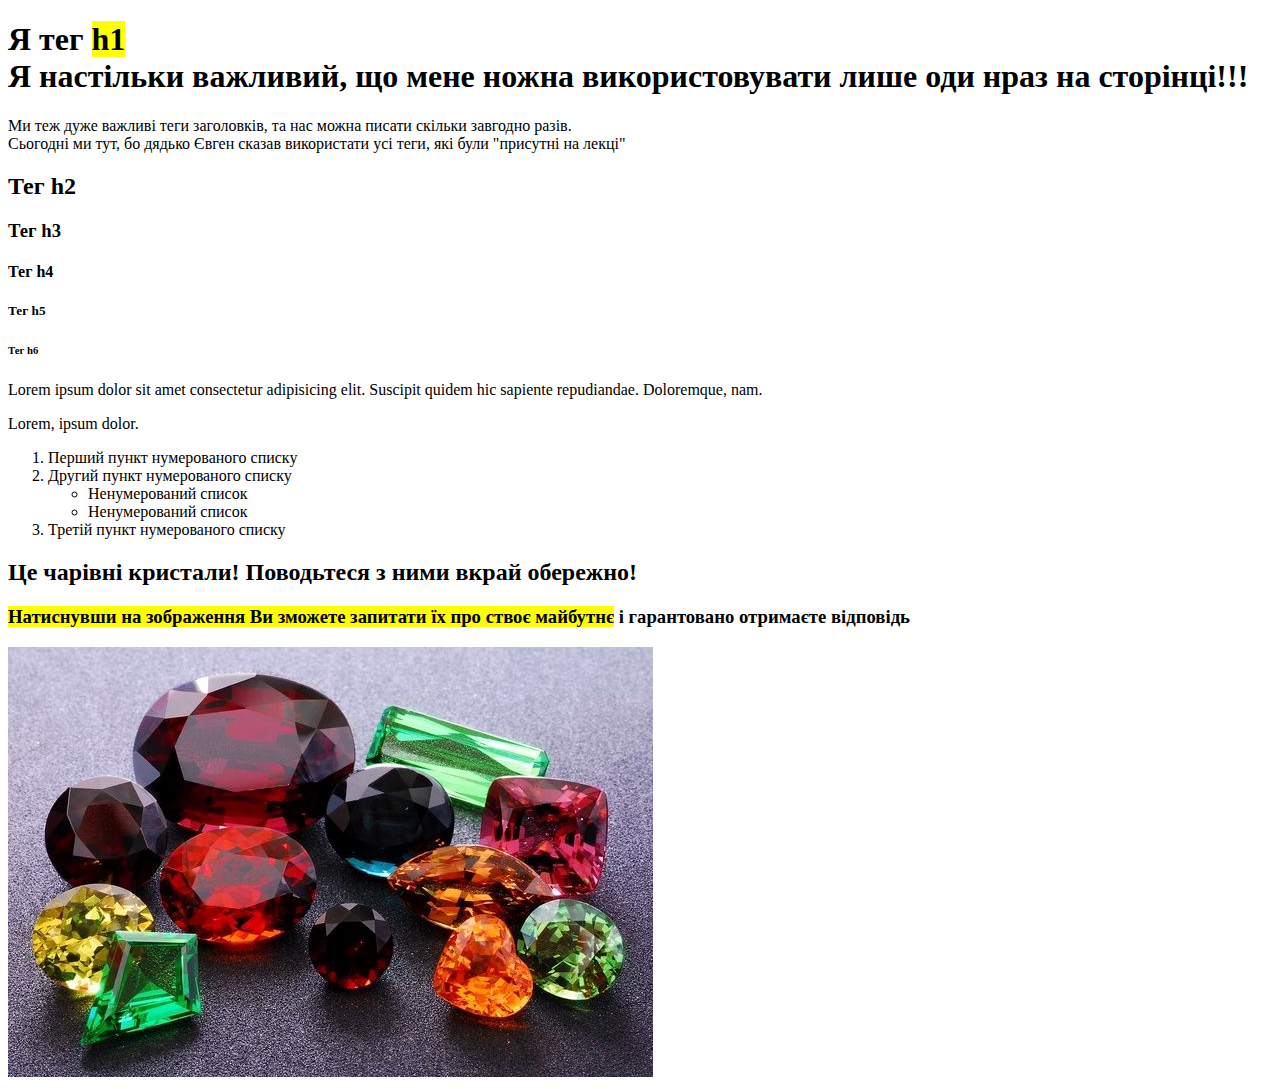
<file: Lesson_2/index.html>
<!DOCTYPE html>
<html lang="uk">

<head>
	<meta charset="UTF-8">
	<meta http-equiv="X-UA-Compatible" content="IE=edge">
	<meta name="viewport" content="width=device-width, initial-scale=1.0">
	<title>Lesson_2</title>
</head>

<body>
	<header>
		<h1>Я тег <mark>h1</mark> <br>
			Я настільки важливий, що мене ножна використовувати лише оди нраз на сторінці!!!
		</h1>
	</header>
	<!-- Тут моя фантазія взяла відгул, тому викаристовую текст рибу -->
	<main>
		<div>
			<p>
				Ми теж дуже важливі теги заголовків, та нас можна писати скільки завгодно разів.
				<br>
				Сьогодні ми тут, бо дядько Євген сказав використати усі теги, які були "присутні на лекці"

			</p>
			<h2>Тег h2</h2>
			<h3>Тег h3</h3>
			<h4>Тег h4</h4>
			<h5>Тег h5</h5>
			<h6>Тег h6</h6>
		</div>
		<div>
			<p>
				Lorem ipsum dolor sit amet consectetur adipisicing elit. Suscipit quidem hic sapiente repudiandae.
				Doloremque,
				nam.
			</p>
			<p>
				Lorem, ipsum dolor.
			</p>
		</div>
		<div>
			<ol>
				<li>Перший пункт нумерованого списку</li>
				<li>Другий пункт нумерованого списку
					<ul>
						<li>Ненумерований список</li>
						<li>Ненумерований список</li>
					</ul>
				</li>
				<li>Третій пункт нумерованого списку</li>
			</ol>
		</div>
	</main>
	<footer>
		<!-- Фантазія повернулася -->
		<div>
			<p>
			<h2> Це чарівні кристали! Поводьтеся з ними вкрай обережно!</h2>
			<h3> <mark> Натиснувши на зображення Ви зможете запитати їх про ствоє майбутнє</mark> і гарантовано отримаєте
				відповідь </h3>
			</p>
			<a target="_blank" href="https://google.com">
				<img src="img/1.jpg" alt="magic crystals">
			</a>
		</div>
	</footer>
</body>

</html>
</file>
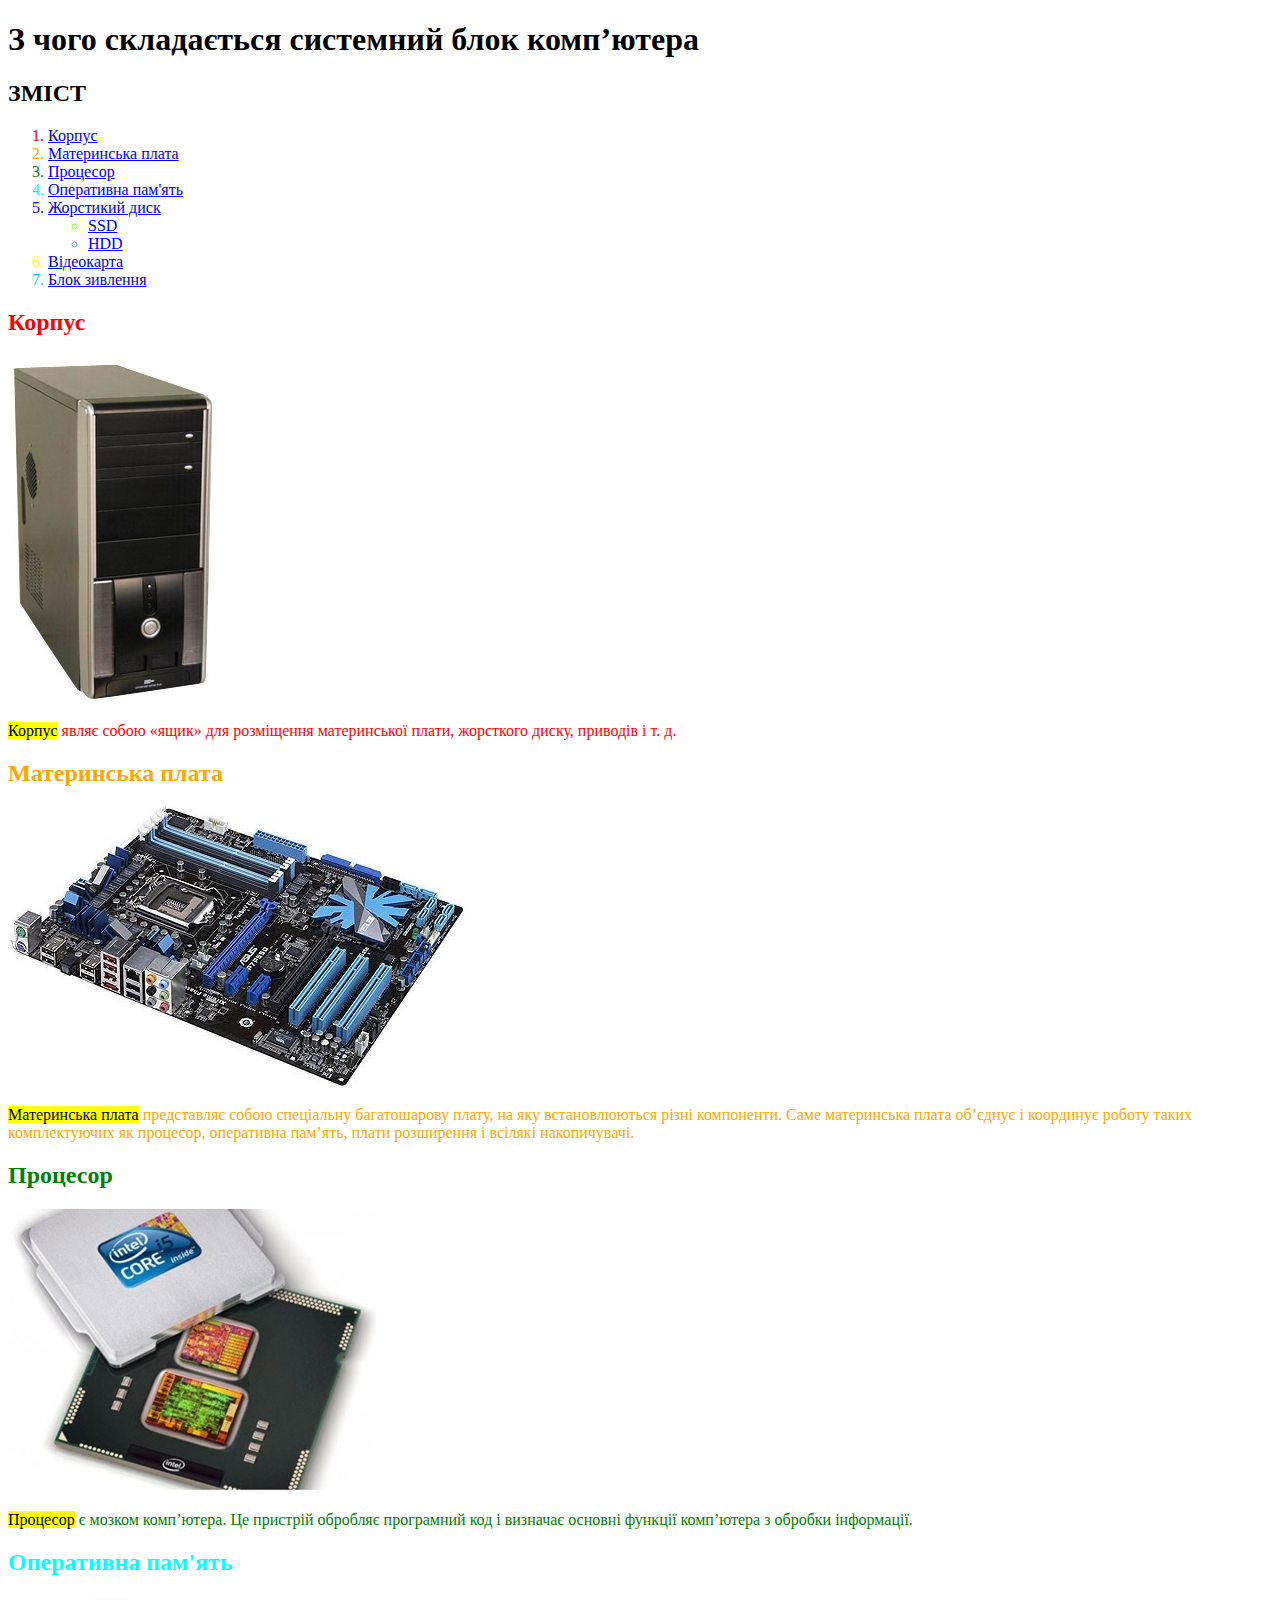
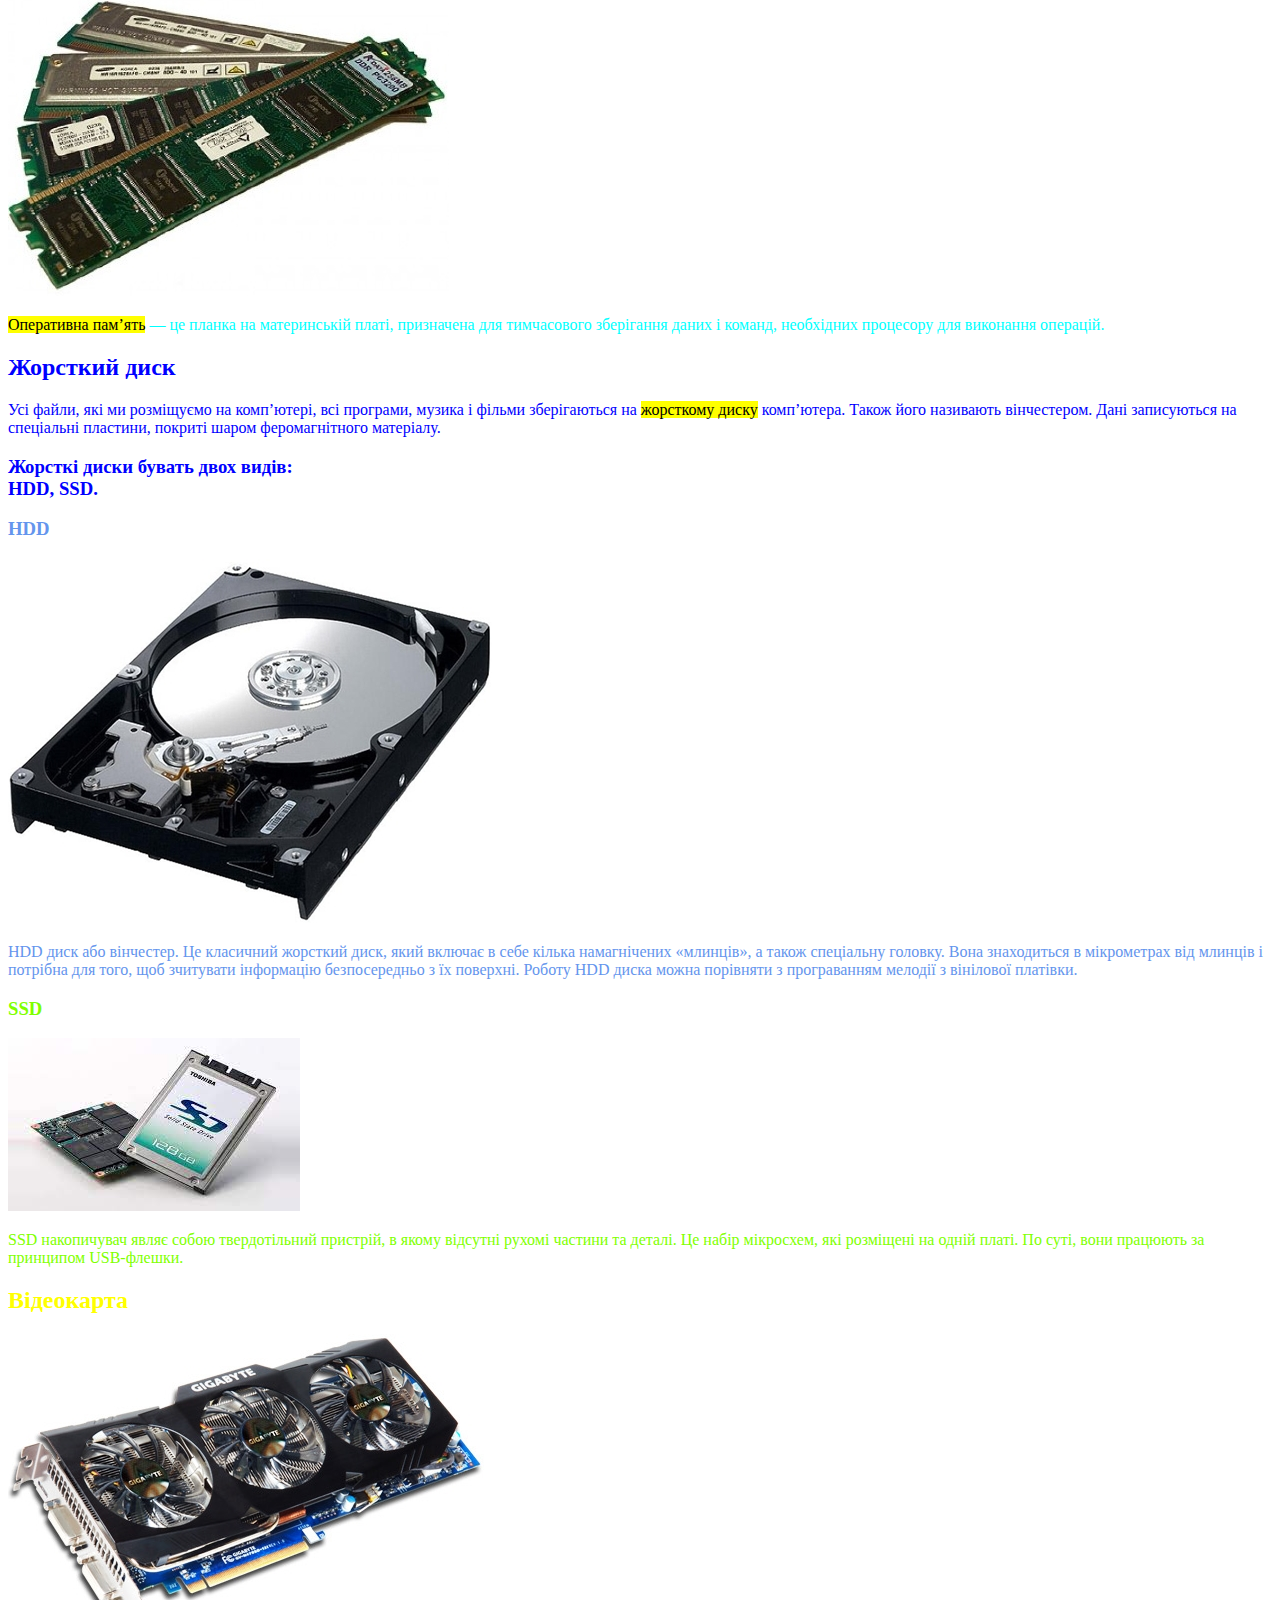
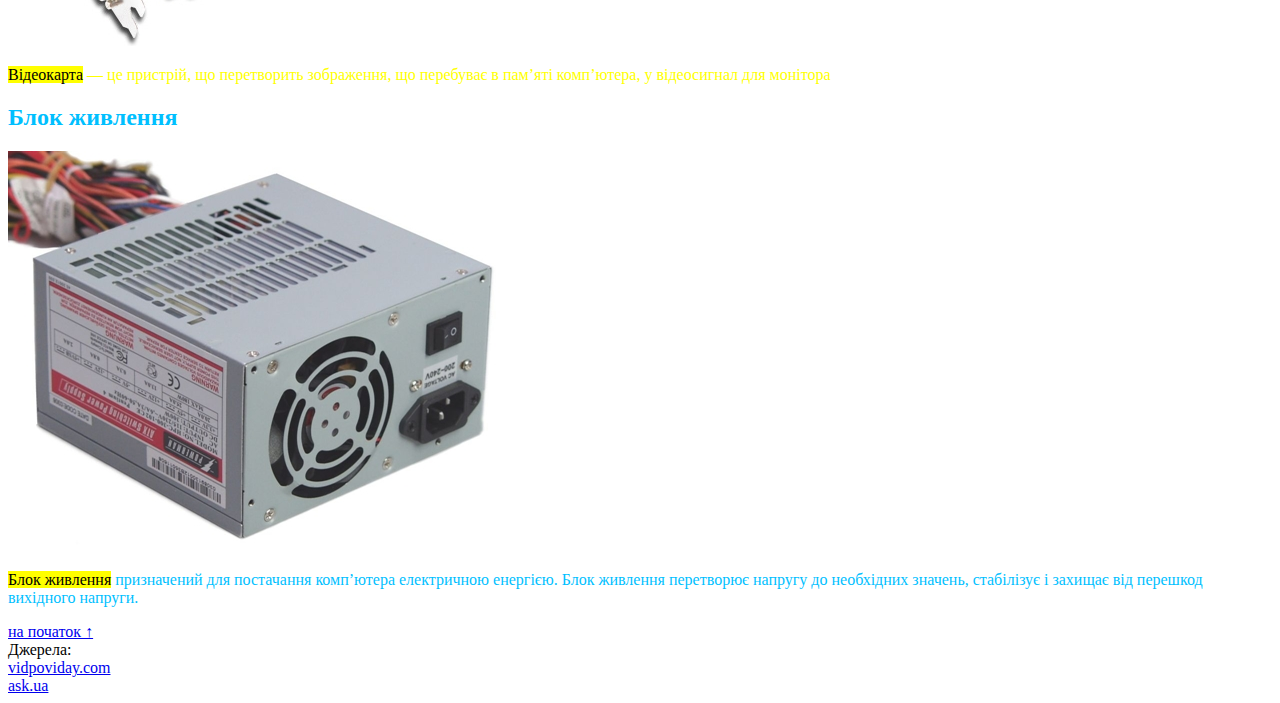
<file: Lesson_3/index.html>
<!DOCTYPE html>
<html lang="uk">

<head>
	<meta charset="UTF-8">
	<meta http-equiv="X-UA-Compatible" content="IE=edge">
	<meta name="viewport" content="width=device-width, initial-scale=1.0">
	<link rel="stylesheet" href="css/style.css">
	<title>Lesson 3</title>
</head>

<body>

	<header id="up">
		<h1>
			З чого складається системний блок комп’ютера
		</h1>
	</header>

	<nav class="navigation">
		<h2>ЗМІСТ</h2>
		<ol>
			<li class="class-case">
				<a href="#case">Корпус</a>
			</li>
			<li class="class-motherboard">
				<a href="#motherboard">Материнська плата</a>
			</li>
			<li class="class-processor">
				<a href="#processor">Процесор</a>
			</li>
			<li class="class-ram">
				<a href="#ram">Оперативна пам'ять</a>
			</li>
			<li class="class-hard">
				<a href="#hard">Жорстикий диск</a>
				<ul>
					<li class="class-ssd">
						<a href="#ssd">SSD</a>
					</li>
					<li class="class-hdd">
						<a href="#hdd">HDD</a>
					</li>
				</ul>
			</li>
			<li class="class-video">
				<a href="#video">Відеокарта</a>
			</li>
			<li class="class-power">
				<a href="#power"> Блок зивлення</a>
			</li>
		</ol>
	</nav>

	<main>

		<!-- * Корпус -->
		<div class="class-case">
			<h2 id="case">Корпус</h2>
			<img src="img/case.jpg" title="корпус системного блоку" alt="корпус системного блоку сіро-чорного кольору">
			<p class="case" title="корпус">
				<mark>Корпус</mark> являє собою «ящик» для розміщення материнської плати, жорсткого
				диску, приводів і т. д.
			</p>
		</div>

		<!-- * Материнка -->
		<div class="class-motherboard">
			<h2 id="motherboard">Материнська плата</h2>
			<img src="img/motherboard.jpg" title="зображення мат. плати"
				alt="плата на якій розташлвані усі компоненти комп’ютера">
			<p class="motherboard" title="мат плата, та її призначення">
				<mark>Материнська плата</mark> представляє собою спеціальну багатошарову плату, на яку встановлюються різні
				компоненти.
				Саме материнська плата об’єднує і координує роботу таких комплектуючих як процесор, оперативна пам’ять,
				плати розширення і всілякі накопичувачі.
			</p>
		</div>

		<!-- * Проц -->
		<div class="class-processor">
			<h2 id="processor">Процесор</h2>
			<img src="img/processor.jpg" title="зображення кришки процесора і простору під кришкою"
				alt="роцесор intel п'ятого покоління">
			<p class="processor" title="призначення процесора">
				<mark>Процесор</mark> є мозком комп’ютера. Це пристрій обробляє програмний код і визначає основні функції
				комп’ютера з обробки інформації.
			</p>
		</div>

		<!-- * Оперативка -->
		<div class="class-ram">
			<h2 id="ram">Оперативна пам'ять</h2>
			<img src="img/RAM.jpg" title="чотири планки оперативної пам’яті" alt="оперативна пам’ять комп’ютера">
			<p class="RAM" title="вигляд та призначення оперативки">
				<mark>Оперативна пам’ять</mark> — це планка на материнській платі, призначена для тимчасового зберігання
				даних і команд,
				необхідних процесору для виконання операцій.
			</p>
		</div>

		<!-- * Вінчестер -->
		<div class="class-hard">
			<h2 id="hard">Жорсткий диск</h2>
			<p title="призначення жорсткого диску">
				Усі файли, які ми розміщуємо на комп’ютері, всі програми, музика і фільми зберігаються на <mark>жорсткому
					диску</mark>
				комп’ютера. Також його називають вінчестером. Дані записуються на спеціальні пластини, покриті шаром
				феромагнітного матеріалу.
			</p>
			<h3>Жорсткі диски бувать двох видів: <br>
				HDD, SSD.
			</h3>
			<div class="class-hdd">
				<h3 id="hdd">HDD</h3>
				<img src="img/hdd.jpg" title="класичний hdd" alt="жорсткий диск HDD">
				<p title="класичний HDD">HDD диск або вінчестер. Це класичний жорсткий диск, який включає в себе кілька
					намагнічених «млинців», а
					також спеціальну головку. Вона знаходиться в мікрометрах від млинців і потрібна для того, щоб
					зчитувати
					інформацію безпосередньо з їх поверхні. Роботу HDD диска можна порівняти з програванням мелодії з
					вінілової платівки.
				</p>
			</div>
			<div class="class-ssd">
				<h3 id="ssd">SSD</h3>
				<img src="img/ssd.jpg" title="твердотільний SSD" alt="SSD накопичувач">
				<p title="SSD накопичувач">
					SSD накопичувач являє собою твердотільний пристрій, в якому відсутні рухомі частини та деталі. Це
					набір
					мікросхем, які розміщені на одній платі. По суті, вони працюють за принципом USB-флешки.
				</p>
			</div>
		</div>

		<div class="class-video">
			<h2 id="video">Відеокарта</h2>
			<img src="img/video.jpg" title="Виводить зображення на монітор" alt="Відео карта">
			<p title="Призначення відеокарти">
				<mark>Відеокарта</mark> — це пристрій, що перетворить зображення, що перебуває в пам’яті комп’ютера, у
				відеосигнал для
				монітора
			</p>
		</div>

		<!-- * БЖ -->
		<div class="class-power">
			<h2 id="power">Блок живлення</h2>
			<img src="img/power.jpg" title="пристрій для постачання комп'ютера елергією" alt="блок живлення">
			<p title="призначення блока">
				<mark>Блок живлення</mark> призначений для постачання комп’ютера електричною енергією. Блок живлення
				перетворює
				напругу до необхідних значень, стабілізує і захищає від перешкод вихідного напруги.
			</p>
		</div>
	</main>


	<footer>
		<div>
			<a href="#up">на початок ↑ </a>
		</div>
		Джерела: <br>
		<a target="_blank" href="http://vidpoviday.com/z-chogo-skladayetsya-sistemnij-blok-kompyutera">vidpoviday.com</a>
		<br>
		<a target="_blank" href="https://www.aks.ua/uk/blog/ssd-vs-hdd-chem-otlichayutsya-i-chto-luchshe.html">ask.ua</a>


	</footer>
</body>

</html>
</file>
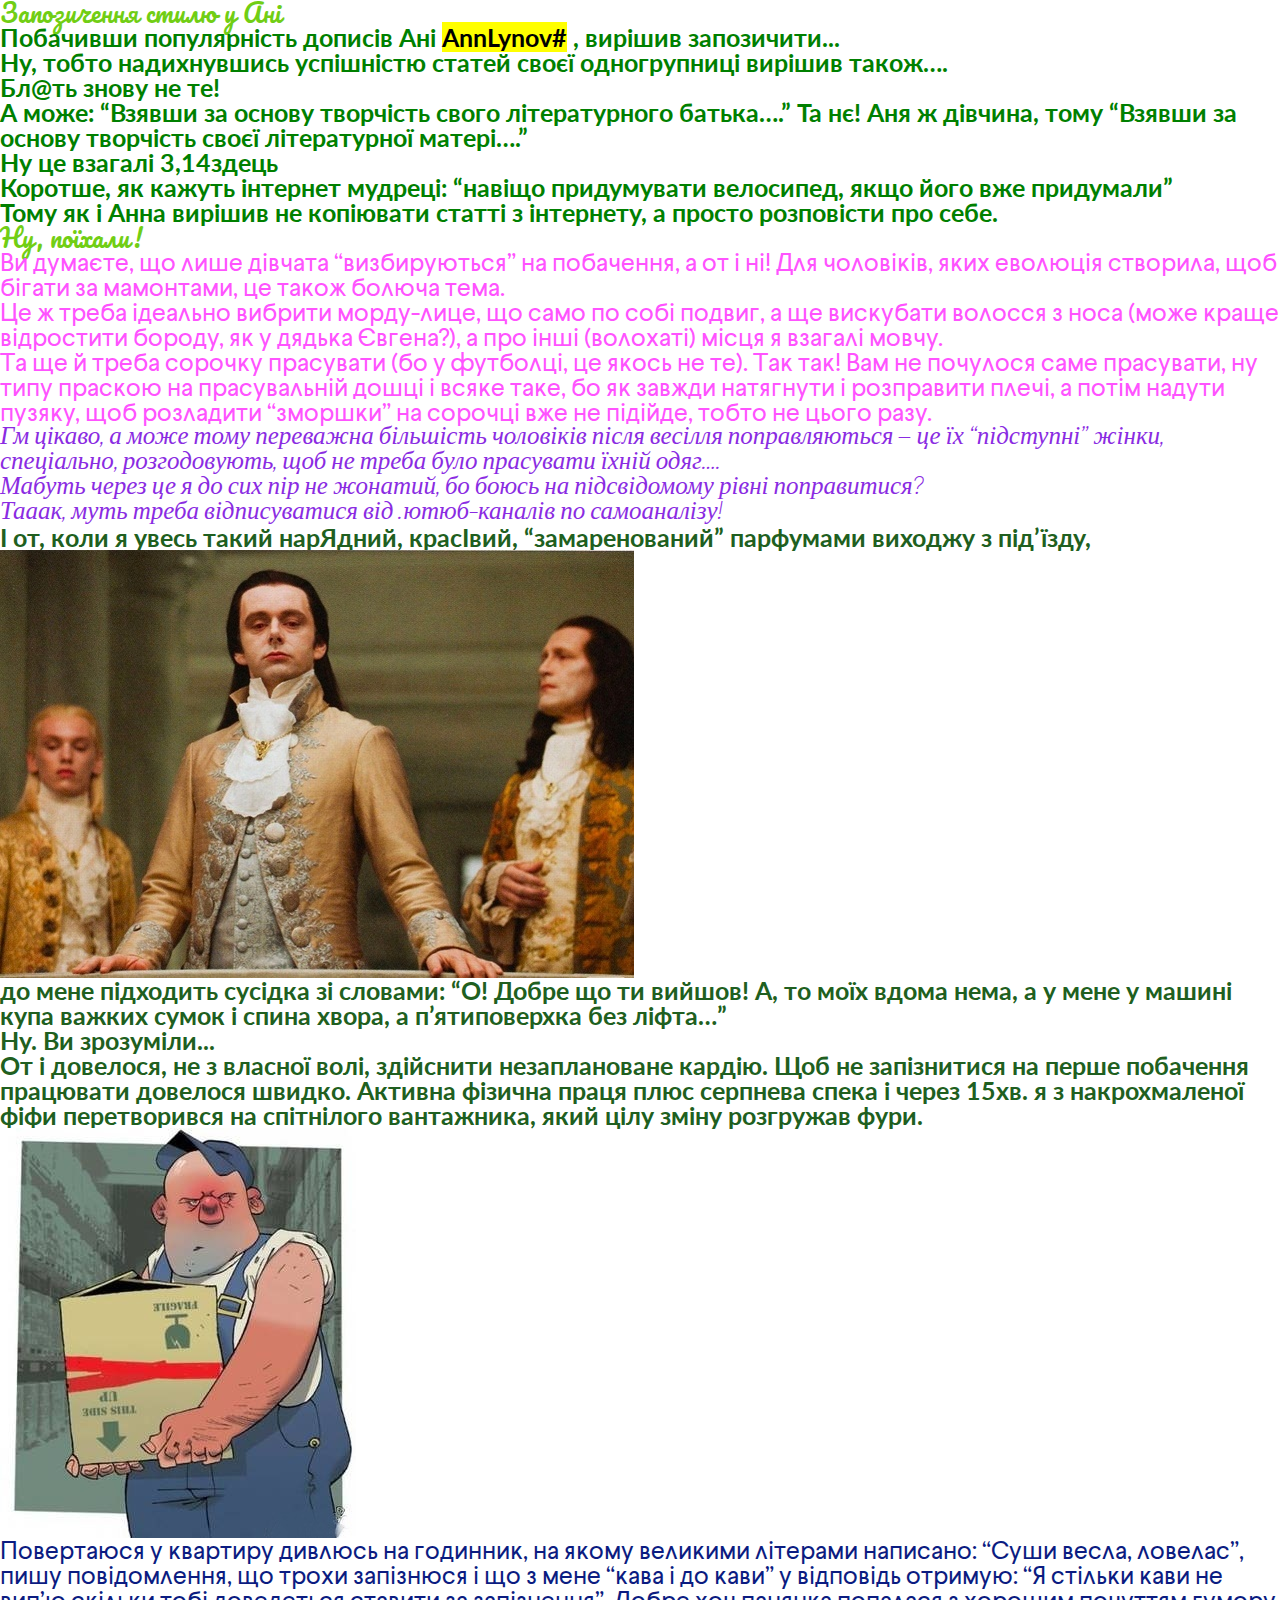
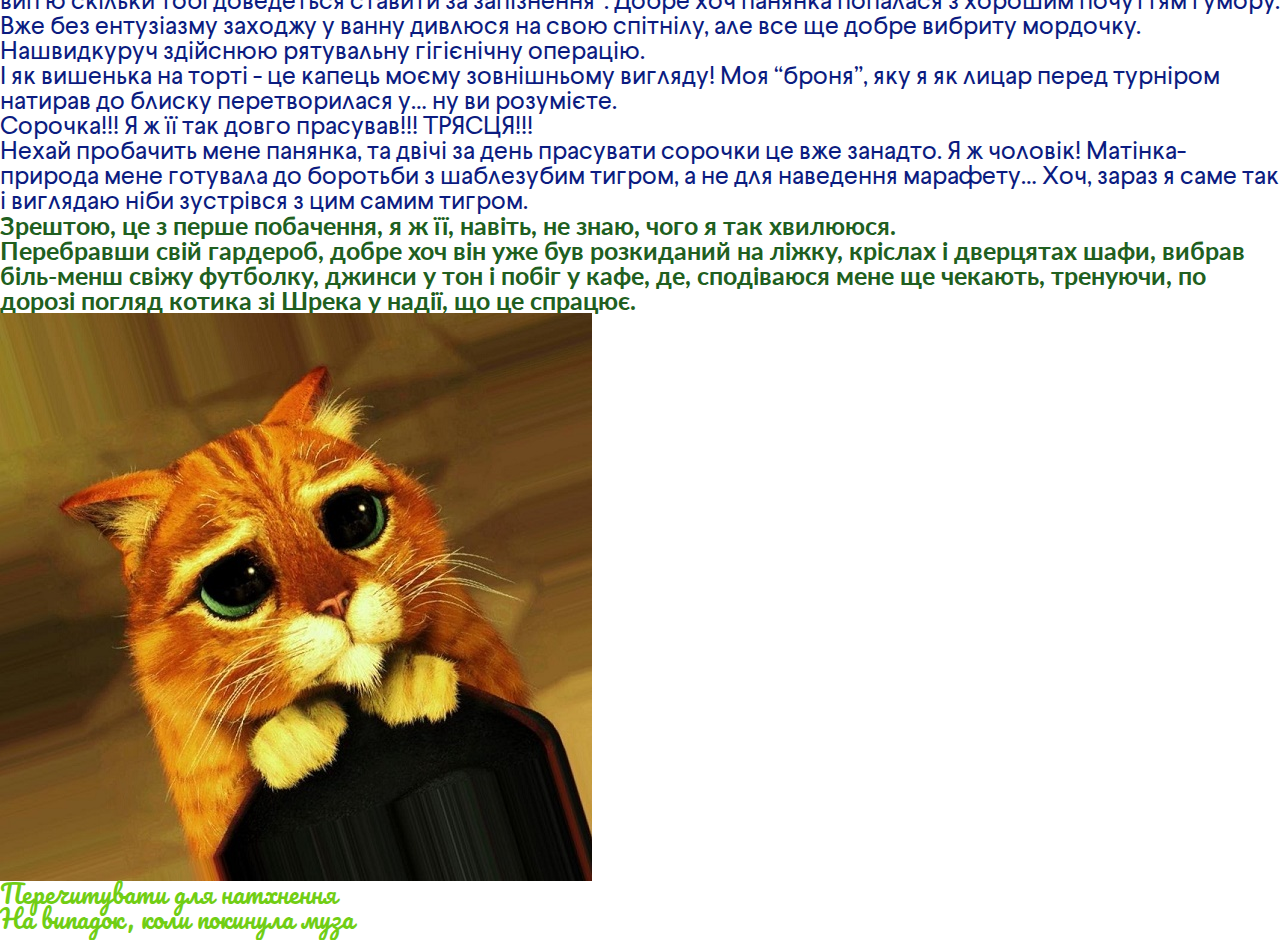
<file: lesson_4/index.html>
<!DOCTYPE html>
<html lang="uk">

<head>
	<meta charset="UTF-8">
	<meta http-equiv="X-UA-Compatible" content="IE=edge">
	<meta name="viewport" content="width=device-width, initial-scale=1.0">
	<link rel="stylesheet" href="css/reset.css">
	<link rel="stylesheet" href="css/style.css">
	<title>Lesson 4</title>
</head>

<body>

	<header>
		<div class="header">
			<h1>Запозичення стилю у Ані</h1>
			<p>
				Побачивши популярність дописів Ані <mark>AnnLynov#</mark> , вирішив запозичити...
			</p>

			<p>
				Ну, тобто надихнувшись успішністю статей своєї одногрупниці вирішив також….

			</p>
			<p>
				Бл@ть знову не те!
			</p>
			<p>
				А може: “Взявши за основу творчість свого літературного батька….” Та нє! Аня ж дівчина, тому “Взявши за
				основу творчість своєї літературної матері….”
			</p>
			<p>
				Ну це взагалі 3,14здець
			</p>
			<p>
				Коротше, як кажуть інтернет мудреці: “навіщо придумувати велосипед, якщо його вже придумали”
			</p>
			<p>
				Тому як і Анна вирішив не копіювати статті з інтернету, а просто розповісти про себе.
			</p>
			<h2>Ну, поїхали!</h2>
		</div>
	</header>


	<main>
		<div class="main">
			<div class="make-up">
				<p>
					Ви думаєте, що лише дівчата “визбируються” на побачення, а от і ні! Для чоловіків, яких еволюція
					створила, щоб бігати за мамонтами, це також болюча тема.
					<br>
					Це ж треба ідеально вибрити морду-лице, що само по собі подвиг, а ще вискубати волосся з носа (може краще
					відростити бороду, як у дядька Євгена?), а про інші (волохаті) місця я взагалі мовчу.
				</p>
				<p>
					Та ще й треба сорочку прасувати (бо у футболці, це якось не те). Так так! Вам не почулося саме прасувати,
					ну типу праскою на прасувальній дошці і всяке таке, бо як завжди натягнути і розправити плечі, а потім
					надути пузяку, щоб розладити “зморшки” на сорочці вже не підійде, тобто не цього разу.
				</p>
				<p class="italic">
					Гм цікаво, а може тому переважна більшість чоловіків після весілля поправляються – це їх “підступні”
					жінки, спеціально, розгодовують, щоб не треба було прасувати їхній одяг….
					<br>
					Мабуть через це я до сих пір не жонатий, бо боюсь на підсвідомому рівні поправитися?
					<br>
					Тааак, муть треба відписуватися від .ютюб-каналів по самоаналізу!
				</p>
			</div>
			<div class="trouble">
				<p>
					І от, коли я увесь такий нарЯдний, красІвий, “замаренований” парфумами виходжу з під’їзду,
					<br>
					<img src="img/frant.jpg" alt="фіфа">
					<br>
					до мене підходить сусідка зі словами: “О! Добре що ти вийшов! А, то моїх вдома нема, а у мене у машині
					купа
					важких сумок і спина хвора, а п’ятиповерхка без ліфта…”
					<br>


					Ну. Ви зрозуміли...
					<br>
					От і довелося, не з власної волі, здійснити незаплановане кардію. Щоб не запізнитися на перше побачення
					працювати довелося швидко. Активна фізична праця плюс серпнева спека і через 15хв. я з накрохмаленої фіфи
					перетворився на спітнілого вантажника, який цілу зміну розгружав фури.
				</p>
				<img src="img/mover.jpg" alt="mover">
			</div>
			<div class="sadly">
				<p>
					Повертаюся у квартиру дивлюсь на годинник, на якому великими літерами написано: “Суши весла, ловелас”,
					пишу повідомлення, що трохи запізнюся і що з мене “кава і до кави” у відповідь отримую: “Я стільки кави
					не вип’ю скільки тобі доведеться ставити за запізнення”. Добре хоч панянка попалася з хорошим почуттям
					гумору.
					<br>
					Вже без ентузіазму заходжу у ванну дивлюся на свою спітнілу, але все ще добре вибриту мордочку.
					Нашвидкуруч здійснюю рятувальну гігієнічну операцію.
					<br>
					І як вишенька на торті - це капець моєму зовнішньому вигляду! Моя “броня”, яку я як лицар перед турніром
					натирав до блиску перетворилася у… ну ви розумієте.
					<br>
					Сорочка!!! Я ж її так довго прасував!!! ТРЯСЦЯ!!!
					<br>
					Нехай пробачить мене панянка, та двічі за день прасувати сорочки це вже занадто. Я ж чоловік!
					Матінка-природа мене готувала до боротьби з шаблезубим тигром, а не для наведення марафету… Хоч, зараз я
					саме так і виглядаю ніби зустрівся з цим самим тигром.
				</p>
			</div>
			<div class="last-exit">
				<p>
					Зрештою, це з перше побачення, я ж її, навіть, не знаю, чого я так хвилююся.
					<br>
					Перебравши свій гардероб,
					добре хоч він уже був розкиданий на ліжку, кріслах і дверцятах шафи, вибрав біль-менш свіжу футболку,
					джинси у тон і побіг у кафе, де, сподіваюся мене ще чекають, тренуючи, по дорозі погляд котика зі Шрека у
					надії, що це спрацює.
				</p>
			</div>
			<div class="cat">
				<img src="img/Cat.jpg" title="Кіт у чоботях зі Шрека" alt="котик з великим очима">
			</div>

		</div>
	</main>
	<footer>
		<div class="footer">
			<a href="https://annlynov.github.io/lesson_4/">Перечитувати для натхнення</a>
			<br>
			<a href="https://annlynov.github.io/lesson_3/">На випадок, коли покинула муза</a>
		</div>
	</footer>


</body>

</html>
</file>
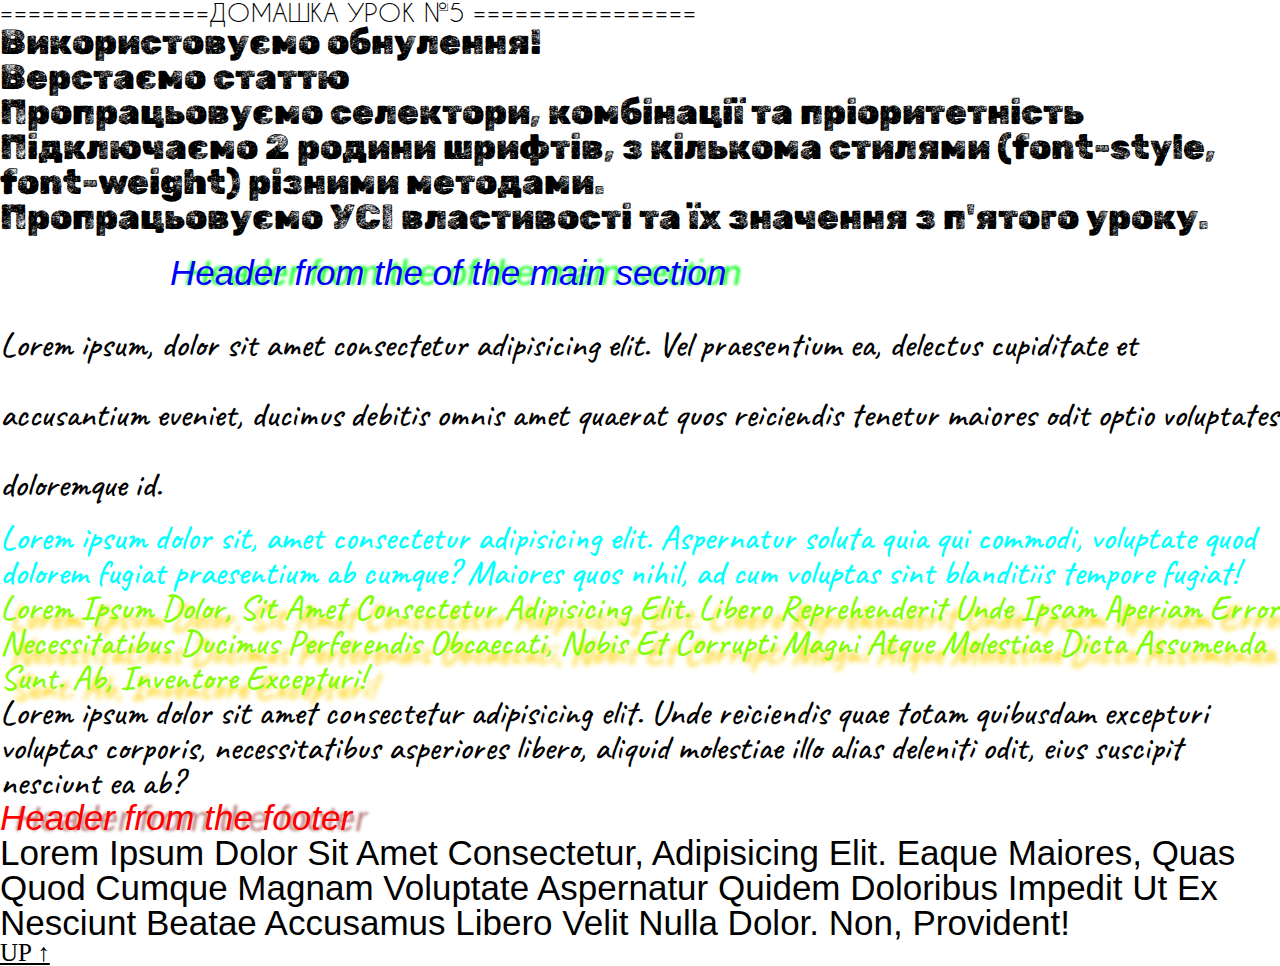
<file: lesson_5/index.html>
<!DOCTYPE html>
<html lang="en">

<head>
	<meta charset="UTF-8">
	<meta http-equiv="X-UA-Compatible" content="IE=edge">
	<meta name="viewport" content="width=device-width, initial-scale=1.0">
	<link rel="stylesheet" href="css/reset.css">
	<link rel="stylesheet" href="css/style.css">
	<title>Lesson 5</title>
</head>

<body>

	<header>
		<div class="header">
			<h1 id="up">===============домашка урок №5 ================</h1>
			<div class="list-item">
				<ol>
					<li>Використовуємо обнулення!</li>
					<li>Верстаємо статтю</li>
					<li>Пропрацьовуємо селектори, комбінації та пріоритетність</li>
					<li>Підключаємо 2 родини шрифтів, з кількома стилями (font-style, font-weight) різними методами.</li>
					<li>Пропрацьовуємо УСІ властивості та їх значення з п'ятого уроку.</li>
				</ol>
			</div>
		</div>
	</header>
	<main>
		<div class="main">
			<div class="first">
				<h2>Header from the of the main section</h2>
				<p class="first">
					Lorem ipsum, dolor sit amet consectetur adipisicing elit. Vel praesentium ea, delectus cupiditate et
					accusantium eveniet, ducimus debitis omnis amet quaerat quos reiciendis tenetur maiores odit optio
					voluptates doloremque id.
				</p>
				<p class="first-2">
					Lorem ipsum dolor sit, amet consectetur adipisicing elit. Aspernatur soluta quia qui commodi, voluptate
					quod dolorem fugiat praesentium ab cumque? Maiores quos nihil, ad cum voluptas sint blanditiis tempore
					fugiat!
				</p>
				<div class="second">
					<p class="second">
						Lorem ipsum dolor, sit amet consectetur adipisicing elit. Libero reprehenderit unde ipsam aperiam
						error necessitatibus ducimus perferendis obcaecati, nobis et corrupti magni atque molestiae dicta
						assumenda sunt. Ab, inventore excepturi!
					</p>
					<p class="second-2">
						Lorem ipsum dolor sit amet consectetur adipisicing elit. Unde reiciendis quae totam quibusdam
						excepturi voluptas corporis, necessitatibus asperiores libero, aliquid molestiae illo alias deleniti
						odit, eius suscipit nesciunt ea ab?
					</p>
				</div>
			</div>
		</div>
	</main>
	<footer>
		<div class="footer">
			<h2>Header from the footer</h2>
			<p class="last">
				Lorem ipsum dolor sit amet consectetur, adipisicing elit. Eaque maiores, quas quod cumque magnam voluptate
				aspernatur quidem doloribus impedit ut ex nesciunt beatae accusamus libero velit nulla dolor. Non,
				provident!
			</p>
		</div>
		<div id="up">
			<p>
				<a href="#up">up ↑</a>
			</p>
		</div>
	</footer>


</body>

</html>
</file>
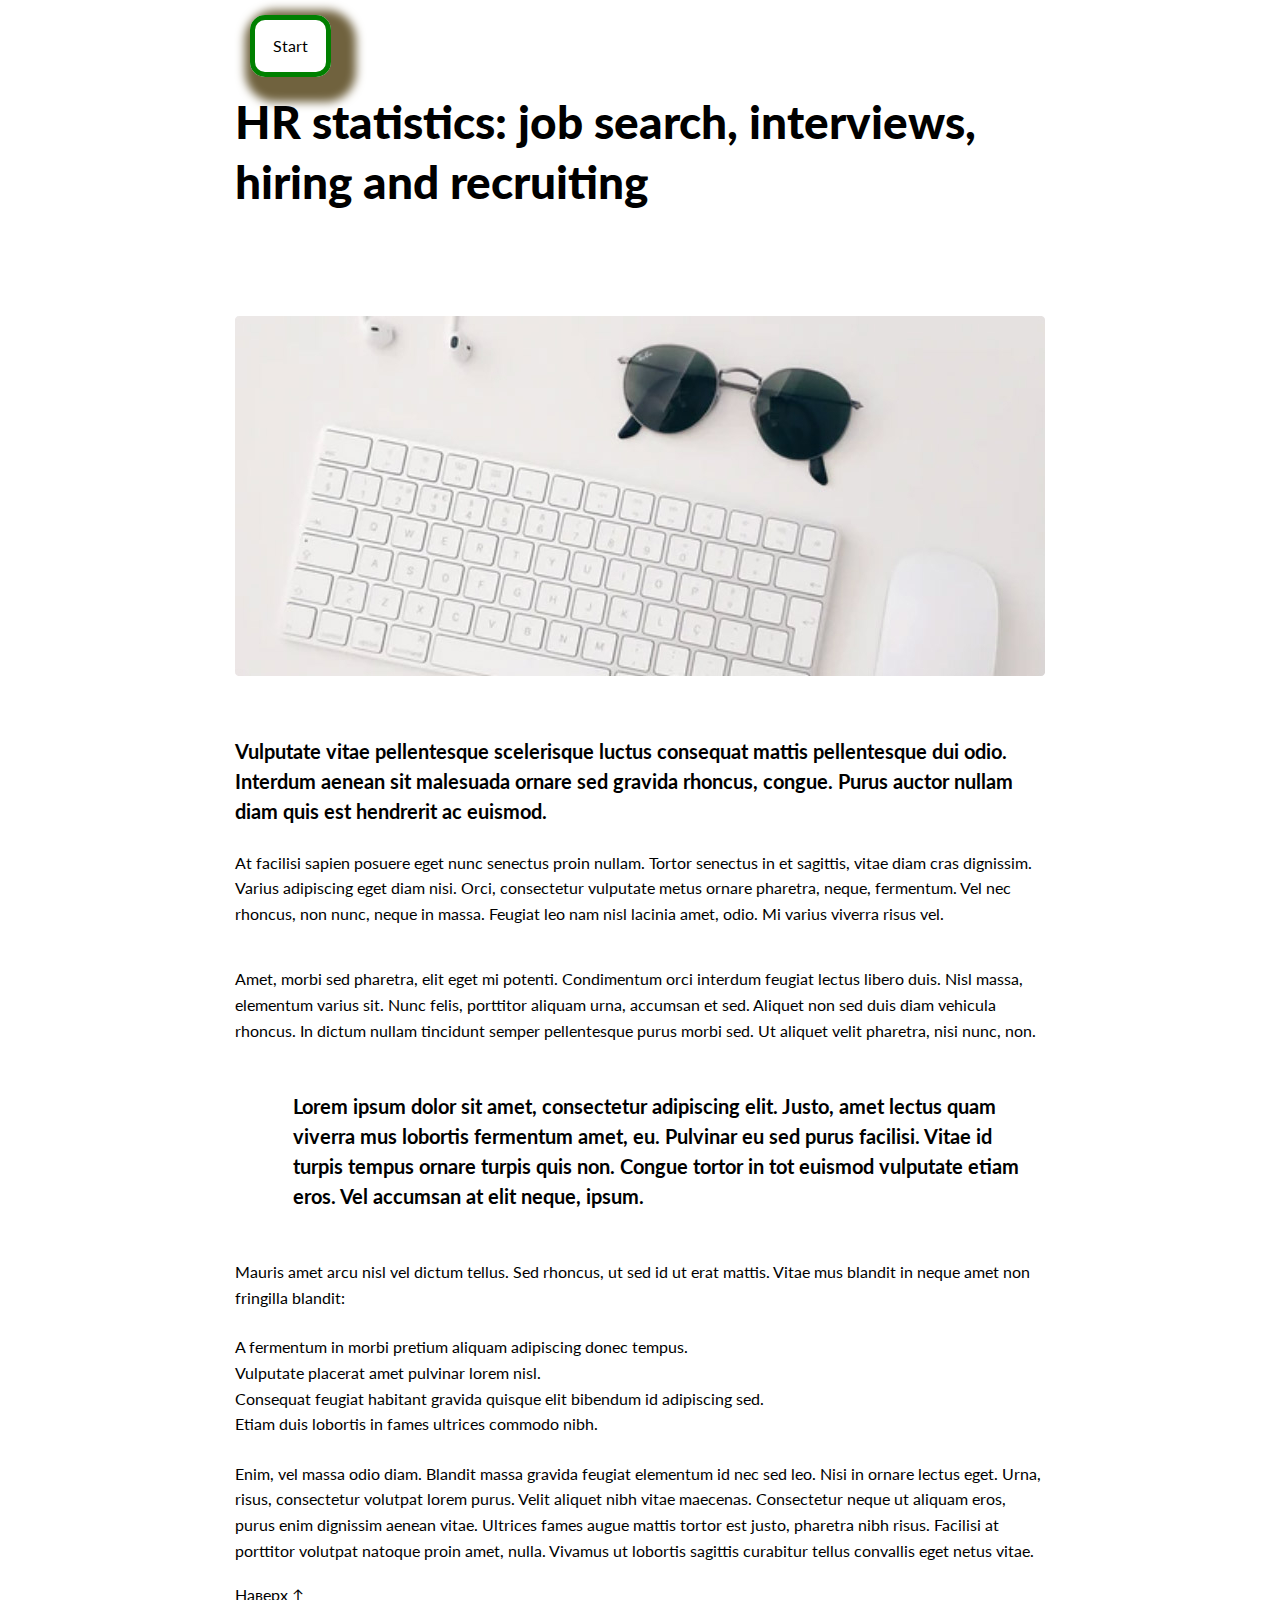
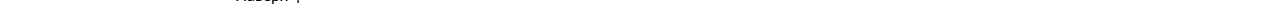
<file: lesson_6/index.html>
﻿<!DOCTYPE html>
<html lang="en">

<head>
	<meta charset="UTF-8">
	<meta http-equiv="X-UA-Compatible" content="IE=edge">
	<meta name="viewport" content="width=device-width, initial-scale=1.0">
	<link rel="stylesheet" href="css/reset.css">
	<link rel="stylesheet" href="css/style.css">
	<title>Lesson 6</title>
</head>

<body>
	<header>
		<div id="up">Start</div>
		<div class="head">
			<div class="head__container">
				<h1>HR statistics: job search, interviews, hiring and recruiting</h1>
			</div>
		</div>
	</header>

	<main>
		<div class="image">
			<div class="image__container">

				<img src="img/image.jpg" alt="окуляри та клавіатура" title="glasses and a keyboard">
			</div>
		</div>
		<div class="bold">
			<div class="bold__container">
				<p>
					Vulputate vitae pellentesque scelerisque luctus consequat mattis pellentesque dui odio. Interdum aenean
					sit malesuada ornare sed gravida rhoncus, congue. Purus auctor nullam diam quis est hendrerit ac euismod.
				</p>
			</div>
		</div>
		<div class="normal">
			<div class="normal__container">
				<p class="normal__container-text">
					At facilisi sapien posuere eget nunc senectus proin nullam. Tortor senectus in et sagittis, vitae diam
					cras dignissim. Varius adipiscing eget diam nisi. Orci, consectetur vulputate metus ornare pharetra,
					neque, fermentum. Vel nec rhoncus, non nunc, neque in massa. Feugiat leo nam nisl lacinia amet, odio. Mi
					varius viverra risus vel.
				</p>
				<p>
					Amet, morbi sed pharetra, elit eget mi potenti. Condimentum orci interdum feugiat lectus libero duis.
					Nisl massa, elementum varius sit. Nunc felis, porttitor aliquam urna, accumsan et sed. Aliquet non sed
					duis diam vehicula rhoncus. In dictum nullam tincidunt semper pellentesque purus morbi sed. Ut aliquet
					velit pharetra, nisi nunc, non.
				</p>
			</div>
		</div>
		<div class="bold-2">
			<div class="bold-2__container">
				<p>
					Lorem ipsum dolor sit amet, consectetur adipiscing elit. Justo, amet lectus quam viverra mus lobortis
					fermentum amet, eu. Pulvinar eu sed purus facilisi. Vitae id turpis tempus ornare turpis quis non. Congue
					tortor in tot euismod vulputate etiam eros. Vel accumsan at elit neque, ipsum.
				</p>
			</div>
		</div>

		<div class="normal-2">
			<div class="normal-2__container">
				<p>
					Mauris amet arcu nisl vel dictum tellus. Sed rhoncus, ut sed id ut erat mattis. Vitae mus blandit in
					neque amet non fringilla blandit:
				</p>
			</div>
		</div>

		<div class="list">
			<div class="list__container">
				<ul>
					<li>A fermentum in morbi pretium aliquam adipiscing donec tempus.</li>
					<li>Vulputate placerat amet pulvinar lorem nisl.</li>
					<li>Consequat feugiat habitant gravida quisque elit bibendum id adipiscing sed.</li>
					<li>Etiam duis lobortis in fames ultrices commodo nibh.</li>
				</ul>
			</div>
		</div>
	</main>

	<footer>
		<div class="footer">
			<div class="footer__container">
				<p>
					Enim, vel massa odio diam. Blandit massa gravida feugiat elementum id nec sed leo. Nisi in ornare lectus
					eget. Urna, risus, consectetur volutpat lorem purus. Velit aliquet nibh vitae maecenas. Consectetur neque
					ut aliquam eros, purus enim dignissim aenean vitae. Ultrices fames augue mattis tortor est justo,
					pharetra nibh risus. Facilisi at porttitor volutpat natoque proin amet, nulla. Vivamus ut lobortis
					sagittis curabitur tellus convallis eget netus vitae.
				</p>
			</div>
		</div>

		<div>
			<a href="#up">Наверх ↑</a>
		</div>


	</footer>

</body>

</html>
</file>
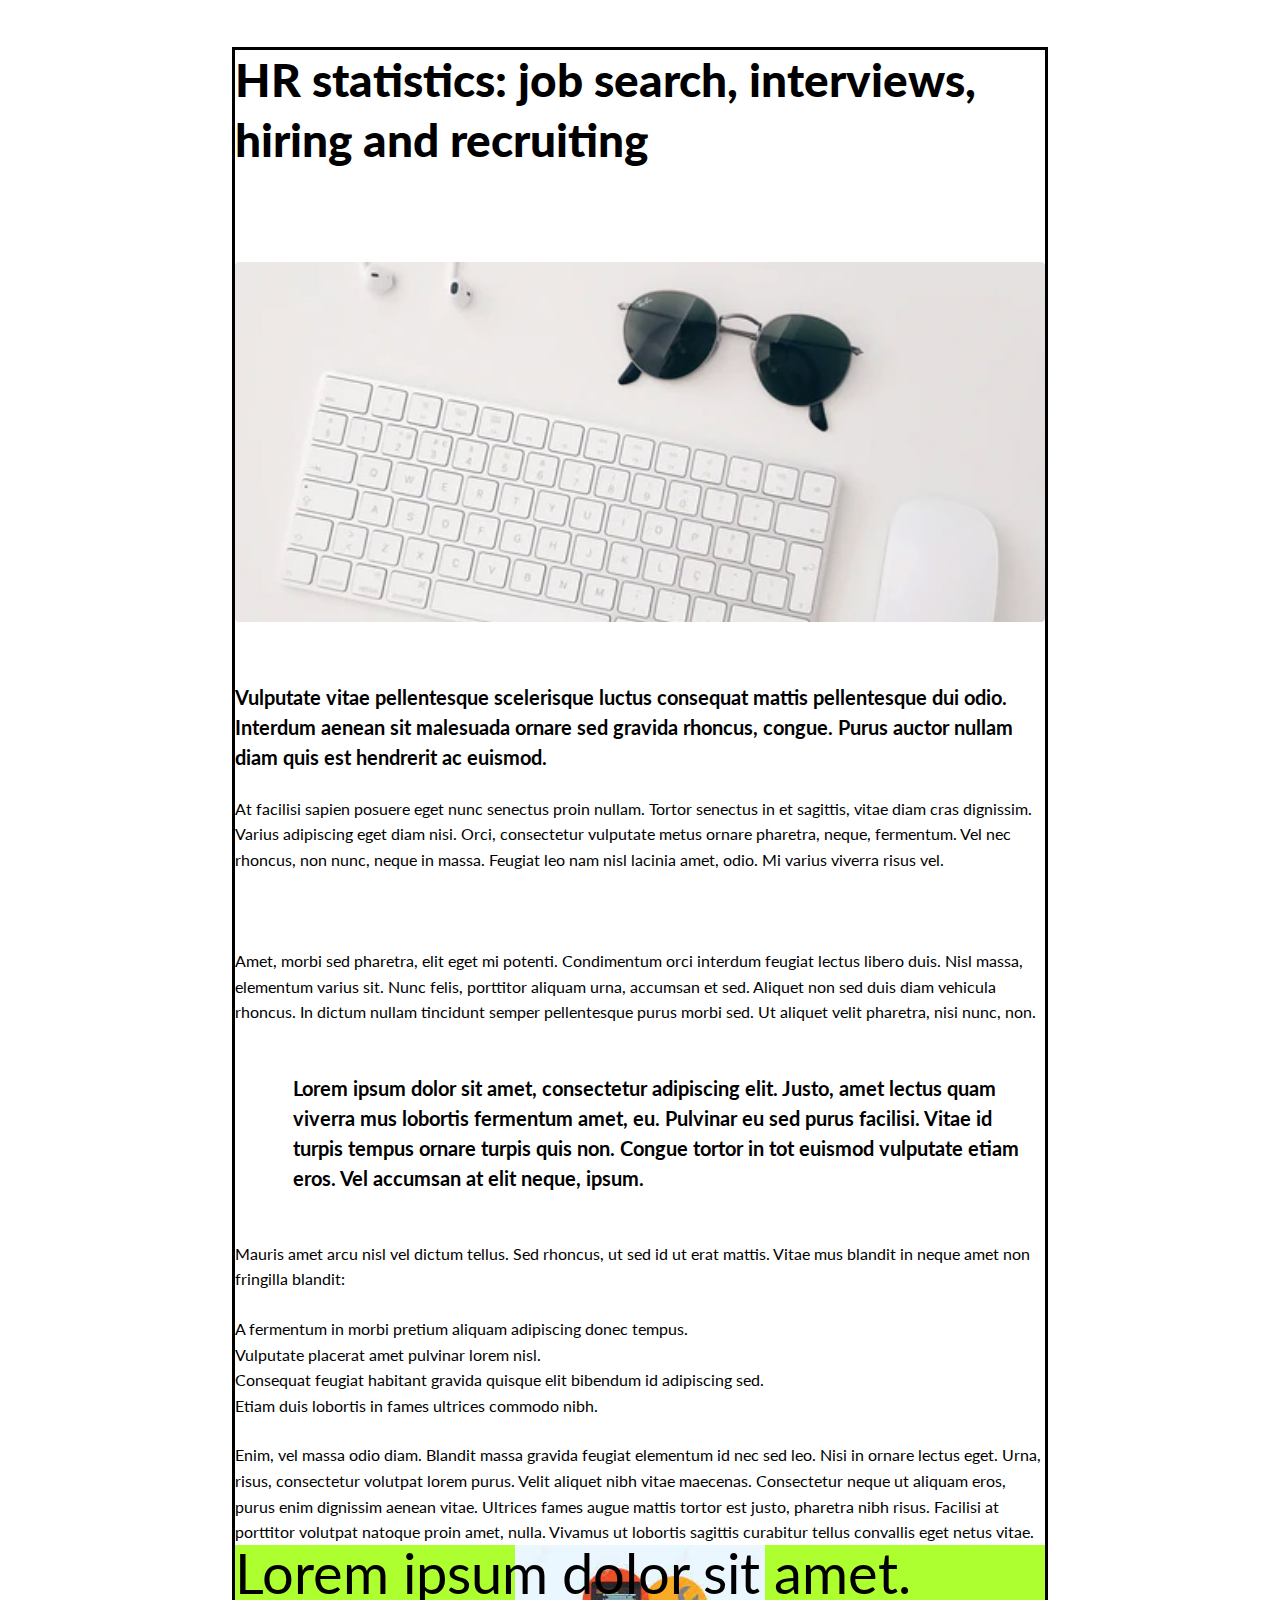
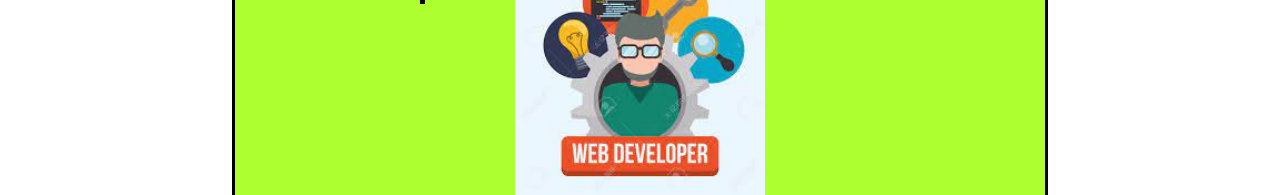
<file: lesson_7/index.html>
﻿<!DOCTYPE html>
<html lang="en">

<head>
	<meta charset="UTF-8">
	<meta http-equiv="X-UA-Compatible" content="IE=edge">
	<meta name="viewport" content="width=device-width, initial-scale=1.0">
	<link rel="stylesheet" href="css/reset.css">
	<link rel="stylesheet" href="css/style.css">
	<title>Lesson 7</title>
</head>

<body>
	<header>
		<div class="header">
			<h1 class="header__container">
				HR statistics: job search, interviews, hiring and recruiting
			</h1>
		</div>
	</header>
	<main>
		<div class="image">
			<img class="image__container" src="img/image.jpg" alt="glasses and keyboard" title="glasses and keyboard">
		</div>

		<div class="text">
			<div class="text__container">
				<div class="bold">
					<p>
						Vulputate vitae pellentesque scelerisque luctus consequat mattis pellentesque dui odio. Interdum
						aenean
						sit malesuada ornare sed gravida rhoncus, congue. Purus auctor nullam diam quis est hendrerit ac
						euismod.
					</p>
				</div>
				<div class="regular">
					<p class="regular-first">
						At facilisi sapien posuere eget nunc senectus proin nullam. Tortor senectus in et sagittis, vitae diam
						cras dignissim. Varius adipiscing eget diam nisi. Orci, consectetur vulputate metus ornare pharetra,
						neque, fermentum. Vel nec rhoncus, non nunc, neque in massa. Feugiat leo nam nisl lacinia amet, odio.
						Mi varius viverra risus vel.
					</p>
					<br>
					<p>
						Amet, morbi sed pharetra, elit eget mi potenti. Condimentum orci interdum feugiat lectus libero duis.
						Nisl massa, elementum varius sit. Nunc felis, porttitor aliquam urna, accumsan et sed. Aliquet non sed
						duis diam vehicula rhoncus. In dictum nullam tincidunt semper pellentesque purus morbi sed. Ut aliquet
						velit pharetra, nisi nunc, non.
					</p>
				</div>
			</div>
		</div>
		<div class="bold-text">
			<div class="bold-text__container">
				<p>
					Lorem ipsum dolor sit amet, consectetur adipiscing elit. Justo, amet lectus quam viverra mus lobortis
					fermentum amet, eu. Pulvinar eu sed purus facilisi. Vitae id turpis tempus ornare turpis quis non. Congue
					tortor in tot euismod vulputate etiam eros. Vel accumsan at elit neque, ipsum.
				</p>
			</div>
		</div>

		<div class="under-bold">
			<p class="under-bold__container">
				Mauris amet arcu nisl vel dictum tellus. Sed rhoncus, ut sed id ut erat mattis. Vitae mus blandit in neque
				amet non fringilla blandit:
			</p>
		</div>

		<div class="list">
			<div class="list__container">
				<ul>
					<li>A fermentum in morbi pretium aliquam adipiscing donec tempus.</li>
					<li>Vulputate placerat amet pulvinar lorem nisl.</li>
					<li>Consequat feugiat habitant gravida quisque elit bibendum id adipiscing sed.</li>
					<li>Etiam duis lobortis in fames ultrices commodo nibh.</li>
				</ul>
			</div>
		</div>
		<div class="under-list">
			<div class="under-list__container">
				<p>
					Enim, vel massa odio diam. Blandit massa gravida feugiat elementum id nec sed leo. Nisi in ornare lectus
					eget. Urna, risus, consectetur volutpat lorem purus. Velit aliquet nibh vitae maecenas. Consectetur neque
					ut aliquam eros, purus enim dignissim aenean vitae. Ultrices fames augue mattis tortor est justo,
					pharetra nibh risus. Facilisi at porttitor volutpat natoque proin amet, nulla. Vivamus ut lobortis
					sagittis curabitur tellus convallis eget netus vitae.
				</p>
			</div>
		</div>
	</main>
	<footer>
		<div class="bd-image">
			<p>
				Lorem ipsum dolor sit amet.
			</p>
		</div>

	</footer>



</body>

</html>
</file>
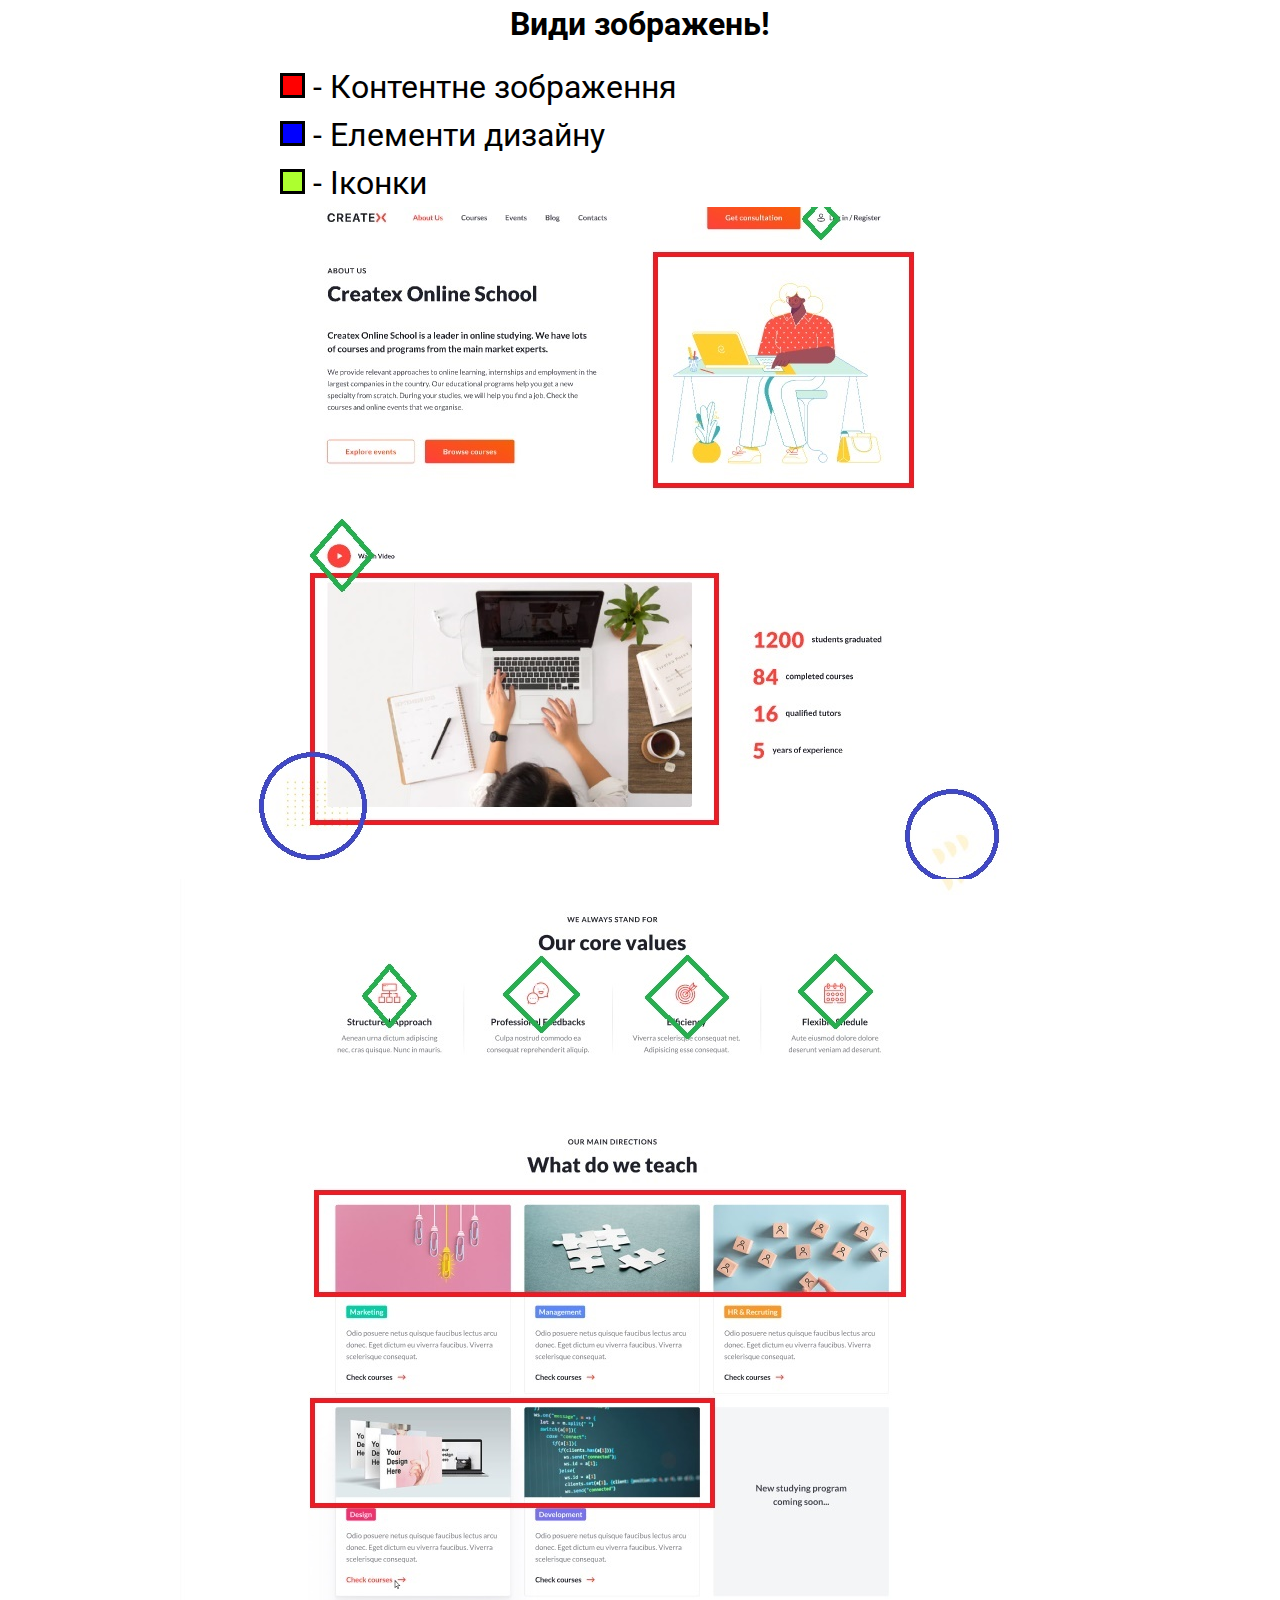
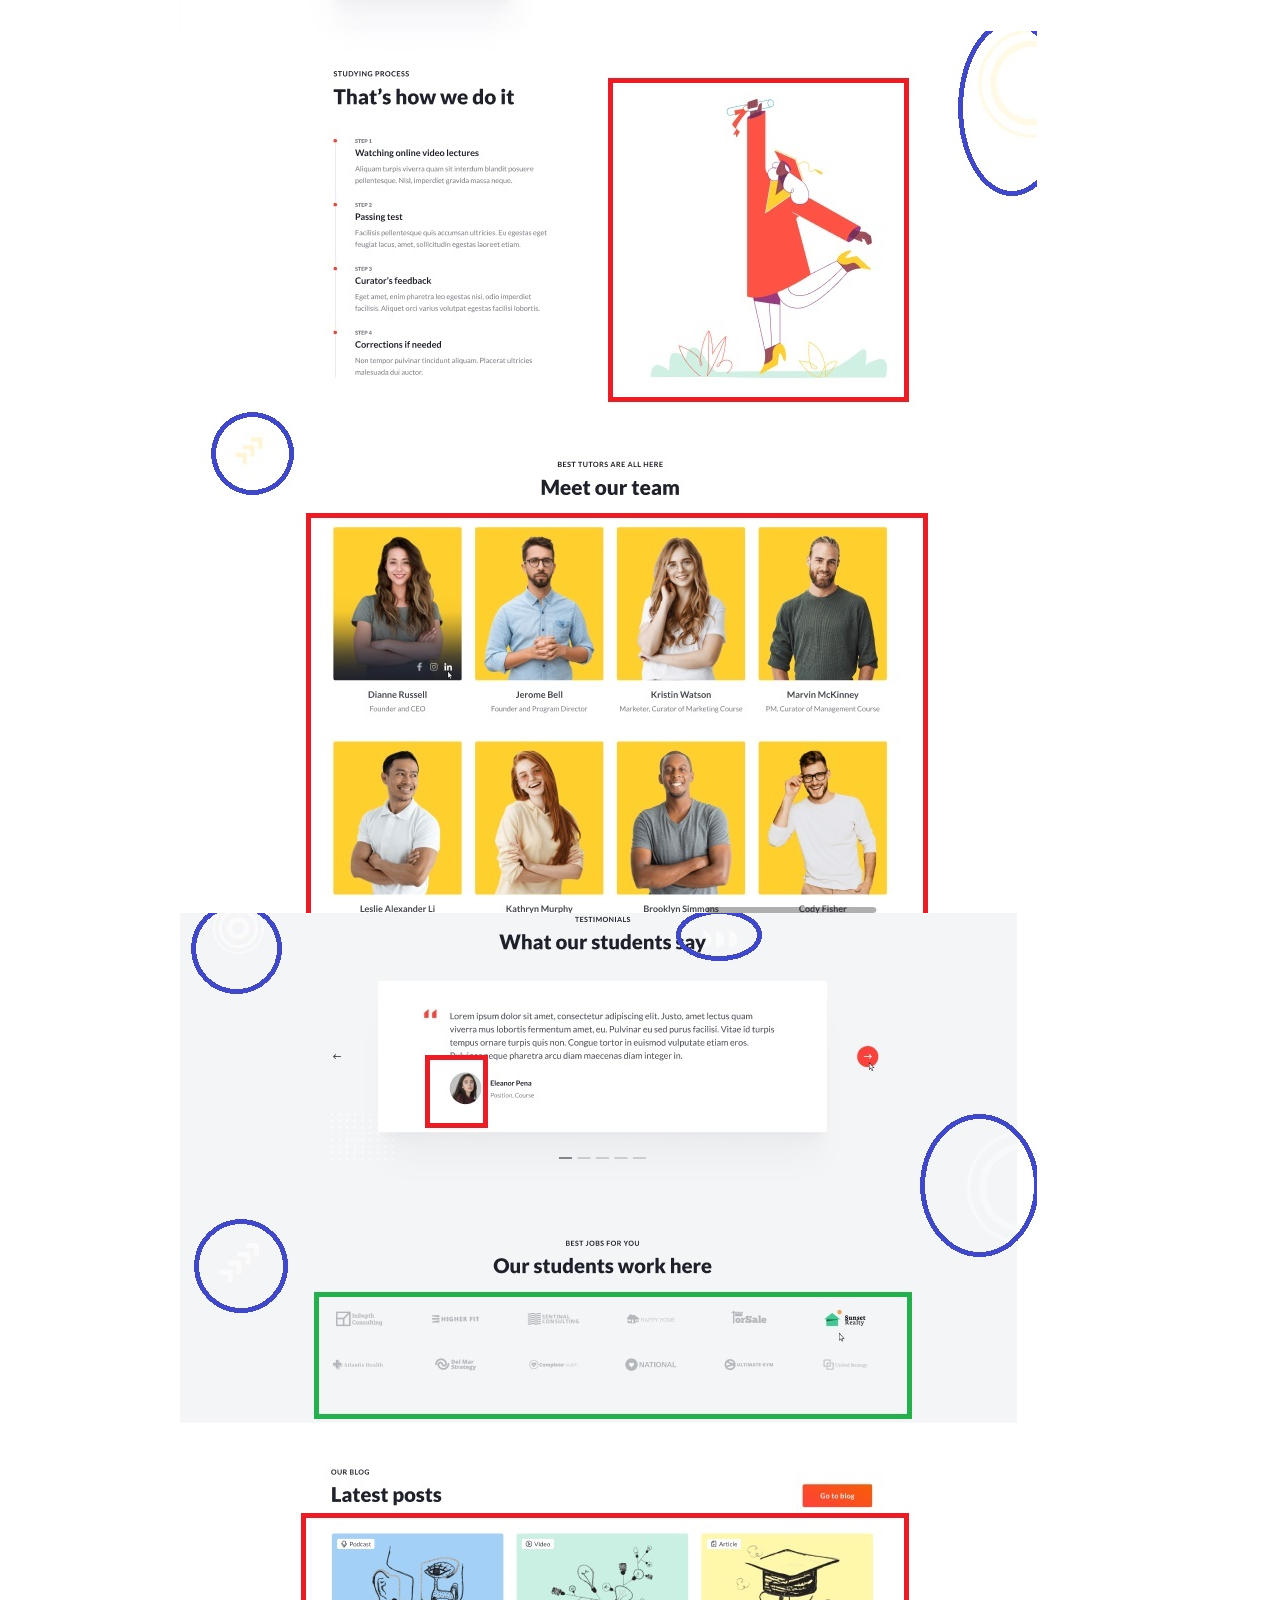
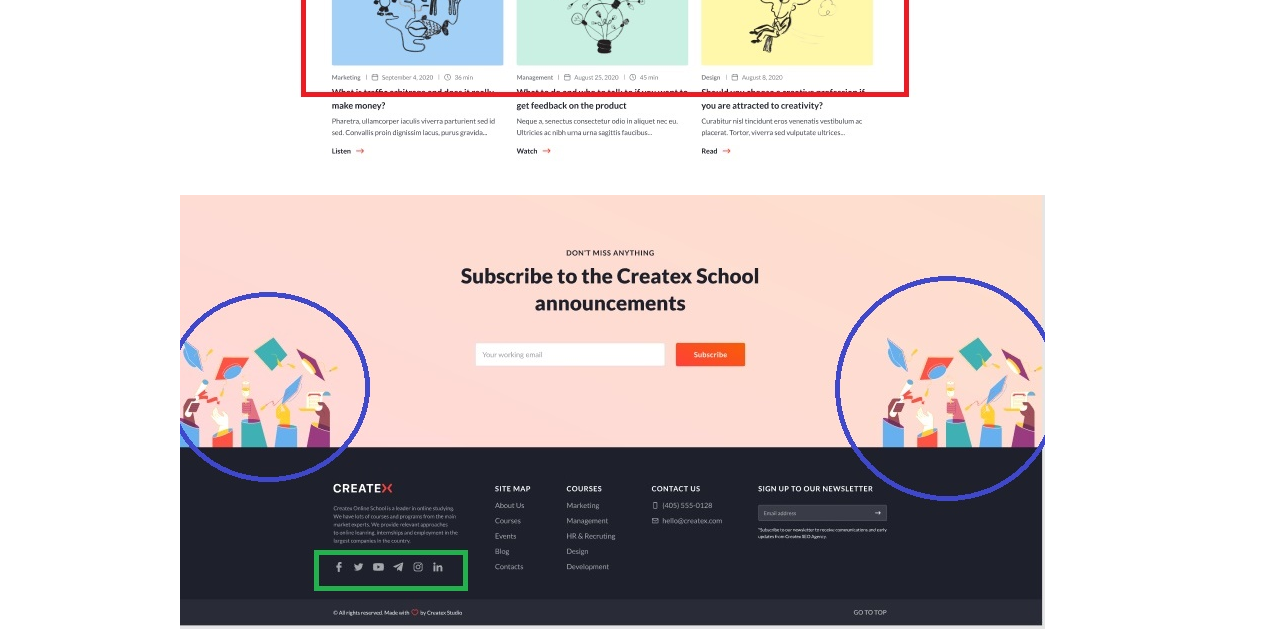
<file: lesson_9/index.html>
﻿<!DOCTYPE html>
<html lang="en">

<head>
	<meta charset="UTF-8">
	<meta http-equiv="X-UA-Compatible" content="IE=edge">
	<meta name="viewport" content="width=device-width, initial-scale=1.0">
	<link rel="stylesheet" href="css/reset.css">
	<link rel="stylesheet" href="css/style.css">
	<title>Lesson 9</title>
</head>

<body>
	<header>
		<div class="header__container">
			<h1>Види зображень</h1>
			<ul>
				<li> - Контентне зображення</li>
				<li> - Елементи дизайну</li>
				<li> - Іконки</li>
			</ul>
		</div>
	</header>

	<main>
		<div class="main__container">
			<img src="img/1.jpg" alt="1">
			<img src="img/2.jpg" alt="2">
			<img src="img/3.jpg" alt="3">
			<img src="img/4.jpg" alt="4">
			<img src="img/5.jpg" alt="5">
		</div>
	</main>
	<footer></footer>

</body>

</html>
</file>
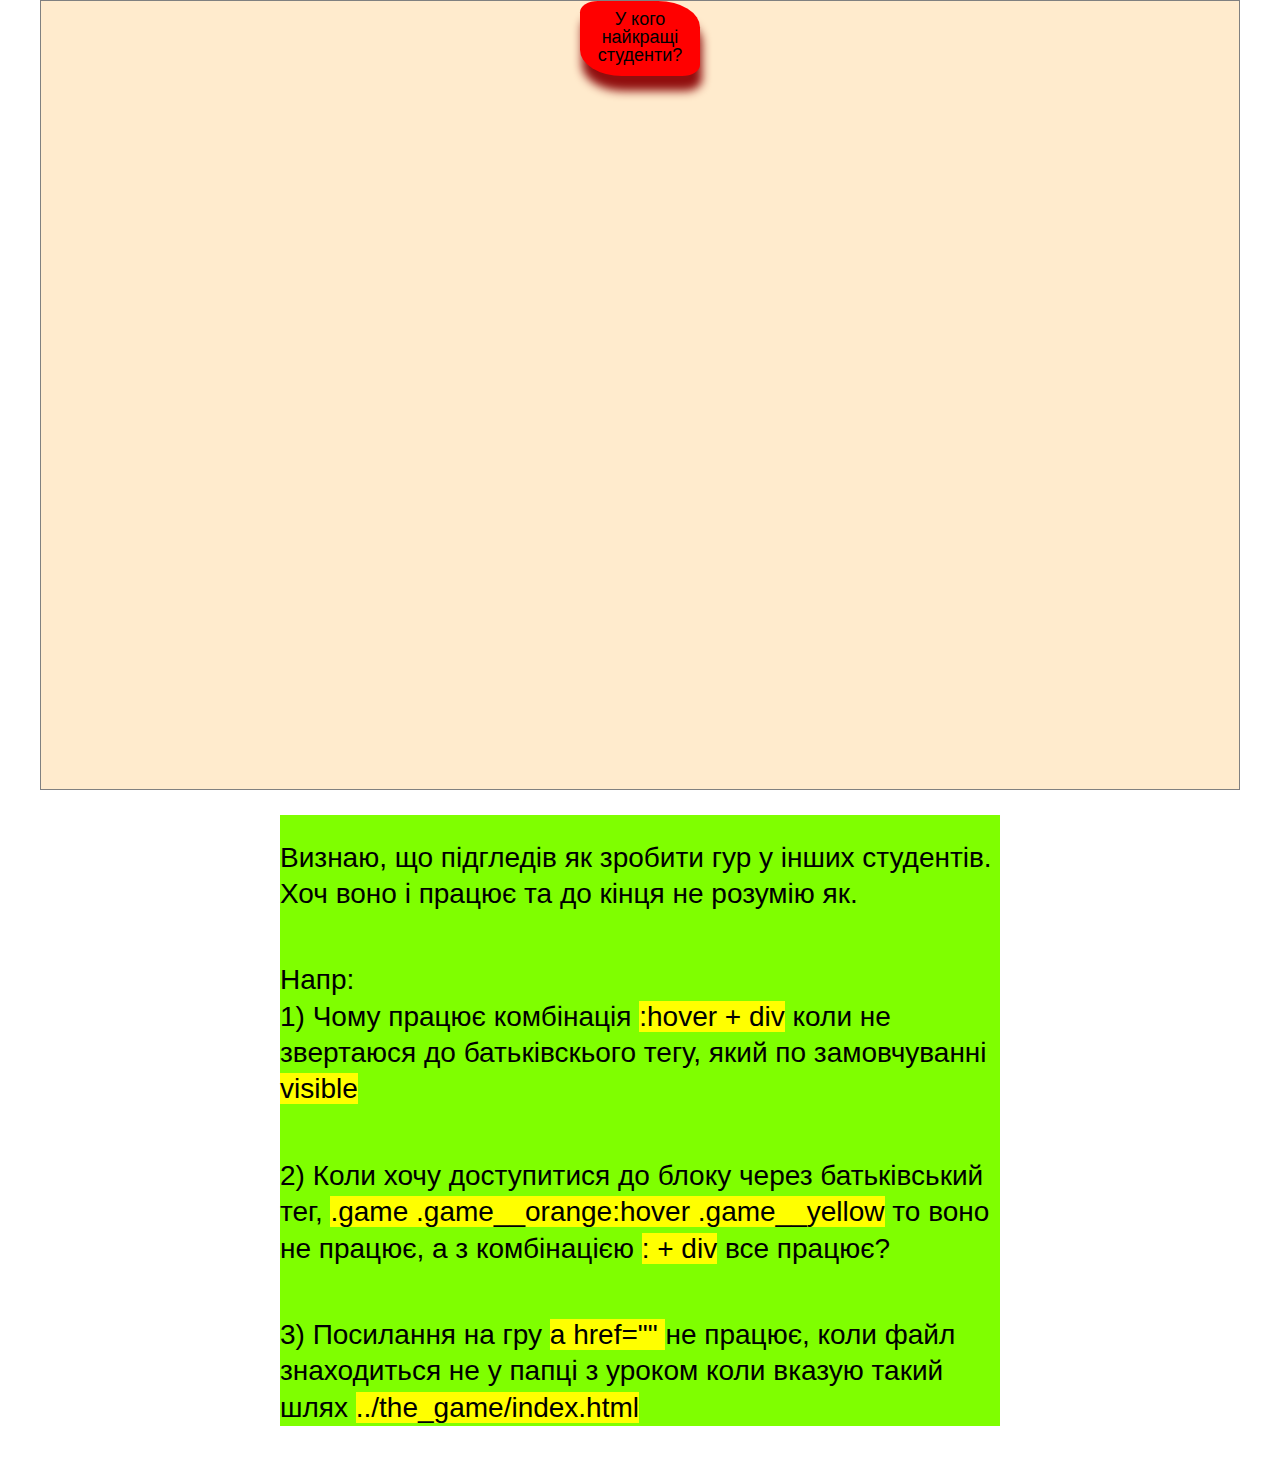
<file: lesson_8/the_game/index.html>
﻿<!DOCTYPE html>
<html lang="uk">

<head>
	<meta charset="UTF-8">
	<meta http-equiv="X-UA-Compatible" content="IE=edge">
	<meta name="viewport" content="width=device-width, initial-scale=1.0">
	<link rel="stylesheet" href="css/reset.css">
	<link rel="stylesheet" href="css/style.css">
	<title>Гра(-:</title>
</head>

<body>
	<header></header>
	<main class="page">
		<div class="page__container">


			<div class="game">
				<div class="game__start" title="пройди гру, щоб дізнатися">
					<p>
						У кого найкращі студенти?
					</p>
				</div>
				<div class="game__orange"></div>

				<div class="game__yellow"></div>
				<div class="game__greenyellow"></div>
				<div class="game__skyblue"></div>
				<div class="game__blue"></div>
				<div class="game__violet"></div>
				<img class="game__img" src="img/maxresdefault.jpg" alt="Дядько Євген">

			</div>

		</div>

	</main>
	<footer>
		<div class="question">
			<p>
				Визнаю, що підгледів як зробити гур у інших студентів.
				Хоч воно і працює та до кінця не розумію як.
			</p>
			Напр:
			<p>
				1) Чому працює комбінація <mark>:hover + div</mark> коли не звертаюся до батьківскього тегу,
				який по замовчуванні <mark>visible</mark>
			</p>
			<p>
				2) Коли хочу доступитися до блоку через батьківський тег,
				<mark>.game .game__orange:hover .game__yellow</mark> то воно не працює, а з комбінацією <mark>: + div</mark>
				все працює?
			</p>
			<p>
				3) Посилання на гру <mark> a href="" </mark> не працює, коли файл знаходиться
				не у папці з уроком коли вказую такий шлях <mark>../the_game/index.html</mark>
			</p>
		</div>
	</footer>




</body>

</html>
</file>
<file: Lesson_3/css/style.css>
.class-case{
	color: red;
}
.class-motherboard{
	color: orange;
}
.class-processor{
	color: yellow;
}
.class-processor{
	color: green;
}
.class-ram{
	color: cyan;
}
.class-hard{
	color: blue;
}

.class-ssd{
	color: chartreuse;
}

.class-hdd{
	color: cornflowerblue;
}
.class-video{
	color: yellow;
}
.class-power{
	color: deepskyblue;
}
</file>
<file: lesson_4/css/style.css>
@import url('https://fonts.googleapis.com/css2?family=Pacifico&display=swap');

@font-face {
	font-family: "Larsseit";
	src: url("../fonts/Larsseit-ThinItalic.woff2") format("woff2"),
			url("../fonts/Larsseit-ThinItalic.woff") format("woff");
	font-display: swap;
	font-weight: 100;
	font-style: italic;
}

@font-face {
	font-family: "Larsseit";
	src: url("../fonts/Larsseit_regular.woff2") format("woff2"),
	url("../fonts/Larsseit_regular.woff") format("woff");
	font-display: swap;
	font-weight: 400;
	font-style: normal;
}


@font-face {
	font-family: "lato";
	src: url("../fonts/lato-bold.woff2") format("woff2"), url("../fonts/lato-bold.woff") format("woff");
	font-display: swap;
	font-weight: 700;
	font-style: normal;
}

*{
font-size: 25px;}

h1,
h2{
	font-family: "Pacifico";
	color: rgb(113, 206, 20);
}

.header p {
	font-family: "lato";
	font-weight: 700;
	font-style: normal;
	color: green;

}
.italic{
	font-family: "Larsseit";
	font-weight: 100;
	font-style: italic;
	color: blueviolet;
}
.make-up{
	font-family: "Larsseit";
	font-weight: 400;
	font-style: normal;
	color: rgb(255, 83, 255);
}

.trouble{
	font-family: "lato";
	font-weight: 700;
	font-style: normal;
	color: rgb(32, 95, 32);
}

.sadly{
	font-family: "Larsseit";
	font-weight: 400;
	font-style: normal;
	color: rgb(11, 28, 129);
}
.last-exit{
	font-family: "lato";
	font-weight: 700;
	font-style: normal;
	color: rgb(32, 95, 32);
}
.footer{
	font-family: "Pacifico";
	color: rgb(113, 206, 20);
}
</file>
<file: lesson_5/css/style.css>
@import url('https://fonts.googleapis.com/css2?family=Rubik+Dirt&display=swap');

@import url('https://fonts.googleapis.com/css2?family=Caveat:wght@500&display=swap');

@font-face {
	font-family: "Caviar Dreams";
	src: url("../fonts/caviar-dreams.woff2") format("woff2"), url("../fonts/caviar-dreams.woff") format("woff");
	font-display: swap;
	font-weight: 400;
	font-style: normal;

}

body{
	font-size: 35px;
}

h1{
	font-family: "Caviar Dreams";
	font-weight: 400;
	font-style: normal;
	text-transform: uppercase;
}

h2{
	font-family: Arial, "Helvetica Neue", Helvetica, sans-serif;
	font-style: oblique;
}

.main h2{
	text-shadow: 15px 0px 3px rgb(9, 255, 29);
	color: blue;
	margin: 20px;
	padding-left: 150px;

}

#up{
font-size: 25px;
text-transform: uppercase;
}

ol{
	font-family: "Rubik Dirt";
	font-weight: 400;
	font-style: normal;
	
}
.first .first{
	line-height: 2;
}
.first .first-2{
	line-height: 1;
	color: aqua;
}
.second .second{
	text-transform: capitalize;
	color: chartreuse;
text-shadow: 10px 10px 5px rgb(255, 210, 8);
}

.main p{
	font-family: "Caveat";
	font-weight: 500;
	font-style: normal;
} 

.footer h2{
	color: red;
	text-shadow: 15px 1px 3px rgba(131, 16, 16, 0.548);
}

.footer p{
	font-family: Arial, "Helvetica Neue", Helvetica, sans-serif;
	text-transform: capitalize;
}

#up>p>a{
	text-decoration: underline;
}
</file>
<file: lesson_6/css/style.css>
﻿@import url('https://fonts.googleapis.com/css2?family=Lato:wght@400;700;900&display=swap');

body{
	font-family: Lato, sans-serif;
	font-weight: 400;
	max-width: 810px;
	margin: 0 auto;
}

.head__container h1{
	font-family: Lato;
	font-weight: 900;
	font-style: normal;
	font-size: 46px;
	line-height: 130%;
	margin-bottom: 104px;
}
.image__container{
	margin-bottom: 60px;
}

.bold__container p{
	font-family: Lato;
	font-weight: 700;
	font-size: 20px;
	line-height: 150%;
	margin-bottom: 24px;
}

.normal__container {
	line-height: 160%;
	margin-bottom: 48px;
}

.normal__container-text{
	margin-bottom: 40px;
}

.bold-2__container{
	font-family: Lato;
	font-weight: 700;
	font-size: 20px;
	line-height: 150%;
	max-width: 752px;
	margin: 0 0 48px auto;
}
.normal-2__container{
	line-height: 160%;
	margin-bottom: 24px;
}

.list__container ul{
	line-height: 160%;
	margin-bottom: 24px;
}

.footer__container{
	line-height: 160%;
	margin-bottom: 24px;
}

#up{
	border: 5px solid green;
	display: inline-block;
	padding: 18px;
	border-radius: 15px;
	box-shadow: 10px 10px 10px 15px rgb(112, 98, 62);
	margin: 15px;
}
</file>
<file: lesson_7/css/style.css>
﻿@import url('https://fonts.googleapis.com/css2?family=Lato:wght@400;700;900&display=swap');

body{
	font-family: "Lato";
	max-width: 810px;
	outline: 3px solid black;
	margin: 0 auto;

}

.header{
	margin: 50px 0 92px 0;
}

.header__container {
	font-family: "Lato";
	font-weight: 900;
	font-size: 46px;
	line-height: 130%;
}
.image{
	margin-bottom: 60px;
}
.image__container{
	display: block;
	max-width: 810px;
	margin: 0 auto;
}
.bold{
	font-family: "Lato";
	font-weight: 700;
	font-size: 20px;
	line-height: 150%;
	margin-bottom: 24px;
}
.text{
	margin-bottom: 48px;
}
.regular{
	line-height: 160%;
}
.regular-first{
	padding-bottom: 50px;
}

.bold-text{

}

.bold-text__container{
	font-weight: 700;
	font-size: 20px;
	line-height: 150%;
	padding: 0 0 48px 58px;
}
.under-bold{
	margin-bottom: 24px;
}
.under-bold__container{
	line-height: 160%;
}

.list{
	margin-bottom: 24px;
}

.list__container,
.under-list__container
{
	line-height: 160%;
}

.bd-image{
	font-size: 56px;
	height: 250px;
	background: url("../img/download.jpg") 50%  / contain no-repeat greenyellow ;
}
</file>
<file: lesson_9/css/style.css>
@import url('https://fonts.googleapis.com/css2?family=Roboto:wght@400;700&display=swap');
body{
	font-family: "Roboto", sans-serif;
	
}

.header__container{
	font-size: 32px;
	line-height: 1.5;
	margin: 0 auto;
	max-width: 920px;
}

h1{
	text-align: center;
	margin-bottom: 15px;
font-weight: 700;
}
.header__container h1::after{
	content: "!";
}
.header__container ul li{
	padding-left: 100px;
}


.header__container li:first-child::before {
	content: "";
	width: 25px;
	height: 25px;
	background-color: red;
	display: inline-block;
	border: 3px solid black;
}
.header__container li:nth-child(even)::before {
	content: "";
	width: 25px;
	height: 25px;
	background-color: blue;
	display: inline-block;
	border: 3px solid black;
}
.header__container li:last-child::before {
	content: "";
	width: 25px;
	height: 25px;
	background-color: greenyellow;
	display: inline-block;
	border: 3px solid black;
}

.main__container{
	max-width: 920px;
	margin: 0 auto;
}
</file>
<file: lesson_8/the_game/css/style.css>
﻿.page{
	font-family: sans-serif;
	font-size: 18px;
	margin: 0 auto;
}
.page__container{
	max-width: 1200px;
	min-height: 720px;
	background-color: blanchedalmond;
	border: 1px solid grey;
	margin: 0 auto;
}

.game__start{
	width: 120px;
	height: 75px;
	background-color: red;
	margin: 0 auto;
	text-align: center;
	border-radius: 15% 35%;
	box-shadow: 2px 15px 10px rgb(145, 14, 14);
}

.game__start p{
	padding-top: 9px;
}



.game__orange{
	height: 150px;
	width: 35px;
	background-color: orange;
	margin: 0 auto;
	visibility: hidden;
}
.game__start:hover + div{
	visibility: visible;
}

.game__yellow{
	width: 250px;
	height: 35px;
	background-color: yellow;
	margin: 0 auto;
	visibility: hidden;
}

.game__orange:hover + div,
div:hover{
	visibility: visible;
}


/* .
! Чому ця комбінація не прцює
game .game__orange:hover .game__yellow{
	visibility: visible;
} */

.game__greenyellow{
	height: 150px;
	width: 35px;
	background-color: greenyellow;
	visibility: hidden;
	margin-left: 690px;
}
.game__skyblue{
	height: 150px;
	width: 35px;
	background-color:skyblue;
	visibility: hidden;
	margin: -150px 0 0 475px;
}

.game__yellow:hover ~ div:not(.game__blue, .game__violet),
div:hover{
	visibility: visible;
}

.game__blue{
	background-color: blue;
	width: 250px;
	height: 35px;
	margin-left: 475px;
	visibility: hidden;
}

.game__skyblue:hover + div,
.game__greenyellow:hover ~ div:not(.game__skyblue, .game__violet)
{
	visibility: visible;
}

.game__violet{
	background-color: violet;
	width: 50px;
	height: 50px;
	margin: 0 auto;
	visibility: hidden;
}

.game__blue:hover + div{
	visibility: visible;
}

.game__img{
	max-width: 520px;
	margin: 0 auto;
	display: block;
	box-shadow: 20px 20px 15px grey;
	visibility: hidden;
}

.game__violet:hover + img,
img:hover
{
	visibility: visible;
}

.question{
	font-family: sans-serif;
	font-size: 28px;
	padding-top: 25px;
	background-color: chartreuse;
	max-width: 720px;
	margin: 25px auto 0;
	line-height: 1.3;
}
.question p{
	margin-bottom: 50px;
}
</file>
